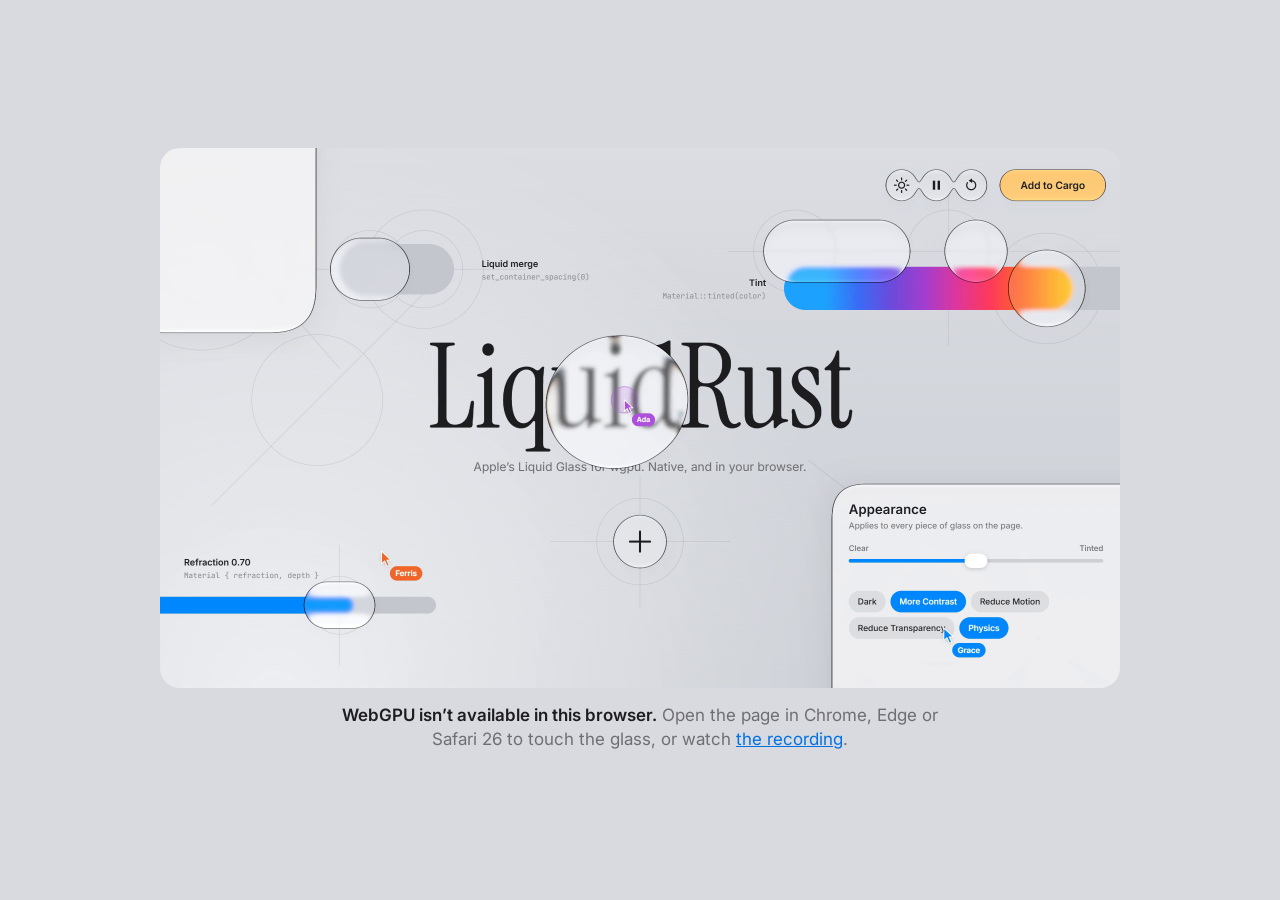
<file: index.html>
<!doctype html>
<html lang="en">
<head>
<meta charset="utf-8">
<title>LiquidRust</title>
<meta http-equiv="refresh" content="0; url=www/">
<link rel="canonical" href="www/">
<script>location.replace("www/" + location.search + location.hash);</script>
</head>
<body>
<p><a href="www/">Open the LiquidRust showcase</a></p>
</body>
</html>
</file>
<file: www/style.css>
:root {
  --bg: #d8dadf;
  --label: #1d1d1f;
  --secondary: #6e6e73;
  color-scheme: light dark;
}
@media (prefers-color-scheme: dark) {
  :root:not([data-theme="light"]) { --bg: #0e0f12; --label: #f5f5f7; --secondary: #98989d; }
}
:root[data-theme="dark"] { --bg: #0e0f12; --label: #f5f5f7; --secondary: #98989d; }

html, body {
  margin: 0;
  height: 100%;
  overflow: hidden;
  background: var(--bg);
  color: var(--label);
  font: 400 17px/1.4 Inter, system-ui, -apple-system, "Segoe UI", sans-serif;
  -webkit-font-smoothing: antialiased;
}
#stage { position: fixed; inset: 0; }
#stage canvas {
  position: absolute;
  inset: 0;
  width: 100%;
  height: 100%;
  display: block;
}
#ink { touch-action: none; cursor: default; }
#ink.hot { cursor: pointer; }
#ink.grab { cursor: grabbing; }
.recording #ink { cursor: none; }

.sr {
  position: absolute;
  width: 1px;
  height: 1px;
  overflow: hidden;
  clip-path: inset(50%);
  white-space: nowrap;
}

#fallback {
  position: fixed;
  inset: 0;
  display: grid;
  place-content: center;
  place-items: center;
  overflow: auto;
  gap: 16px;
  padding: 16px;
  box-sizing: border-box;
  text-align: center;
}
#fallback[hidden] { display: none; }
#fallback img {
  display: block;
  margin: 0 auto;
  justify-self: center;
  max-width: min(960px, 100%);
  max-height: min(540px, 70vh);
  width: auto;
  height: auto;
  object-fit: contain;
  border-radius: 20px;
}
#fallback p { margin: 0 auto; max-width: 56ch; color: var(--secondary); }
#fallback strong { color: var(--label); font-weight: 600; }
#fallback a { color: #0071e3; }
</file>
